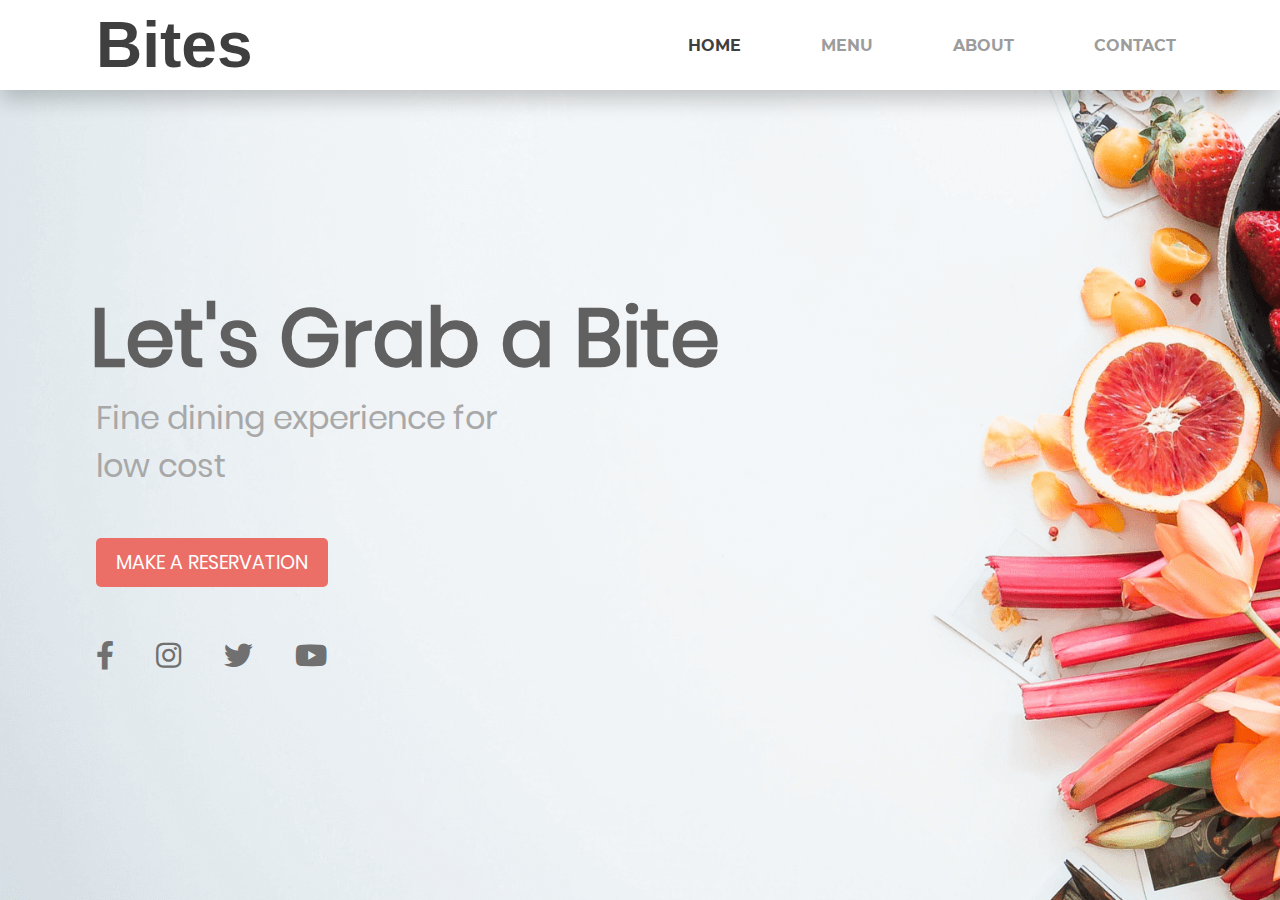
<file: index.html>
<!DOCTYPE html>
<html lang="en">

   <head>
      <meta charset="UTF-8">
      <meta name="viewport" content="width=device-width, initial-scale=1.0">
      <meta http-equiv="X-UA-Compatible" content="ie=edge">
      <meta name="robots" content="index, follow">
      <meta name="description"
         content="Lorem ipsum dolor sit amet consectetur adipisicing elit. Adipisci praesentium quo cumque enimratione. Totam quis eius aut sint ullam">

      <link rel="stylesheet" href="./css/all.css">
      <link rel="stylesheet" href="./css/main.css">
      <link rel="stylesheet" href="./css/index.css">
      <link rel="icon" href="./images/title-icon.ico">
      <title>Bites</title>
   </head>

   <body>
      <div class="container">
         <header>
            <div class="header-content">
               <div class="logo">
                  <a href="./index.html">
                     <p>Bites</p>
                  </a>
               </div>
               <nav>
                  <div class="nav-links">
                     <ul>
                        <li><a class="active" href="">Home</a></li>
                        <li><a href="./menu.html">Menu</a></li>
                        <li><a href="./about.html">About</a></li>
                        <li><a href="./contact.html">Contact</a></li>
                     </ul>
                     <img src="./icon/menu.svg" alt="menu" id="menu-open">
                     <img src="./icon/close.svg" alt="menu-close" id="menu-close">
                  </div>
               </nav>
            </div>
         </header>

         <main>
            <div class="main-content">
               <div class="title-index">
                  <h1>Let's Grab a Bite</h1>
                  <h2>Fine dining experience for <br> low cost</h2>
               </div>
               <a href="reservation.html" class="reservation-btn">Make a reservation</a>
               <div class="social-links">
                  <a href="#" target="blank"><i class="fab fa-facebook-f"></i></a>
                  <a href="#"><i class="fab fa-instagram"></i></a>
                  <a href="#"><i class="fab fa-twitter"></i></a>
                  <a href="#"><i class="fab fa-youtube"></i></a>
               </div>
            </div>
         </main>
      </div>
      <script src="./js/menu.js"></script>
   </body>

</html>
</file>
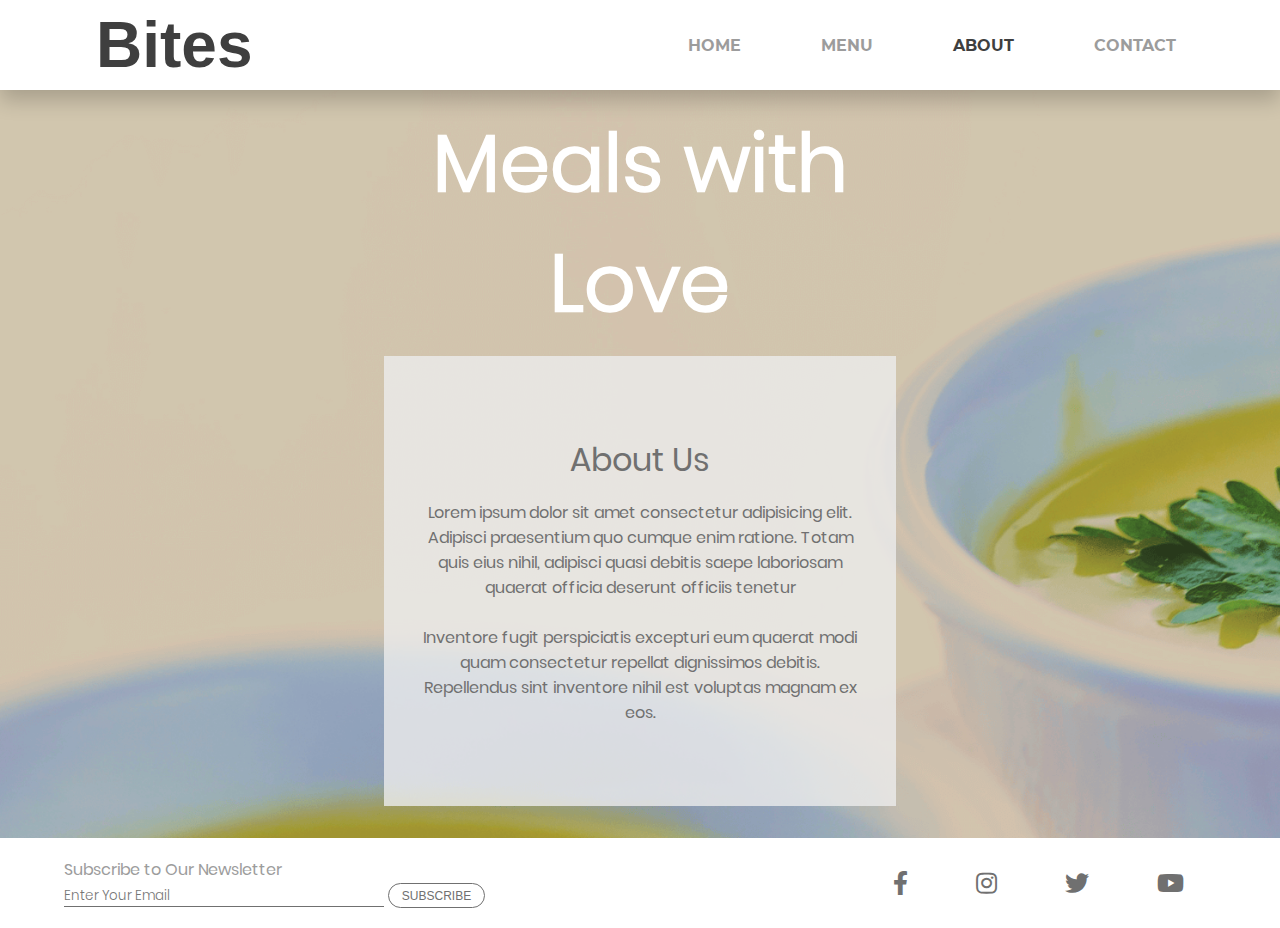
<file: about.html>
<!DOCTYPE html>
<html lang="en">

   <head>
      <meta charset="UTF-8">
      <meta name="viewport" content="width=device-width, initial-scale=1.0">
      <meta http-equiv="X-UA-Compatible" content="ie=edge">
      <meta name="robots" content="index, follow">
      <meta name="description"
         content="Lorem ipsum dolor sit amet consectetur adipisicing elit. Adipisci praesentium quo cumque enimratione. Totam quis eius aut sint ullam">

      <link rel="stylesheet" href="./css/all.css">
      <link rel="stylesheet" href="./css/main.css">
      <link rel="stylesheet" href="./css/about.css">
      <link rel="icon" href="./images/title-icon.ico">
      <title>Bites | About</title>
   </head>

   <body>
      <div class="container">
         <header>
            <div class="header-content">
               <div class="logo">
                  <a href="./index.html">
                     <p>Bites</p>
                  </a>
               </div>
               <nav>
                  <div class="nav-links">
                     <ul>
                        <li><a href="./index.html">Home</a></li>
                        <li><a href="./menu.html">Menu</a></li>
                        <li><a class="active" href="">About</a></li>
                        <li><a href="./contact.html">Contact</a></li>
                     </ul>
                     <img src="./icon/menu.svg" alt="menu" id="menu-open">
                     <img src="./icon/close.svg" alt="menu-close" id="menu-close">
                  </div>
               </nav>
            </div>
         </header>

         <main>
            <div class="title">
               <p>Meals with Love</p>
            </div>
            <div class="section-container">
               <div class="section-content">
                  <div class="about-us">
                     <p>About Us</p>
                  </div>
                  <div class="content-para">
                     <p>
                        Lorem ipsum dolor sit amet consectetur adipisicing elit. Adipisci praesentium quo cumque enim
                        ratione. Totam quis eius nihil, adipisci quasi debitis saepe laboriosam
                        quaerat officia deserunt officiis tenetur <br><br>
                        Inventore fugit perspiciatis excepturi eum quaerat modi quam consectetur repellat dignissimos
                        debitis.
                        Repellendus sint inventore nihil est voluptas magnam ex eos.
                     </p>
                  </div>
               </div>
            </div>
         </main>

         <footer>
            <div class="footer-container">
               <div class="footer-content">
                  <div class="news-letter">
                     <form action="">
                        <p>Subscribe to Our Newsletter</p>
                        <input class="footer-search" type="text" placeholder="Enter Your Email">
                        <input class="footer-submit" type="submit" value="Subscribe">
                     </form>
                  </div>
                  <div class="social-links">
                     <a href="#" target="blank"><i class="fab fa-facebook-f"></i></a>
                     <a href="#"><i class="fab fa-instagram"></i></a>
                     <a href="#"><i class="fab fa-twitter"></i></a>
                     <a href="#"><i class="fab fa-youtube"></i></a>
                  </div>
               </div>
            </div>
         </footer>
      </div>
      <script src="./js/menu.js"></script>
   </body>

</html>
</file>
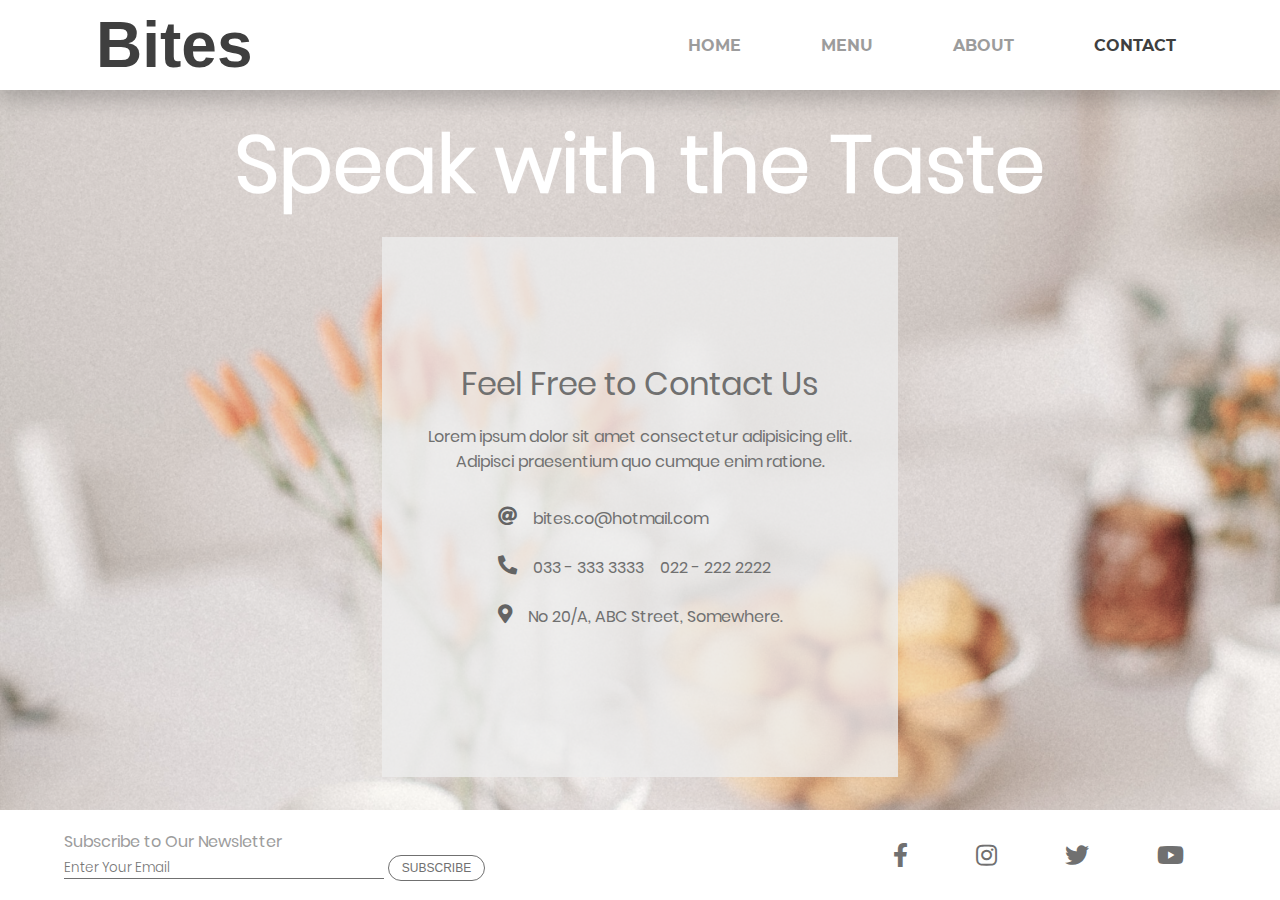
<file: contact.html>
<!DOCTYPE html>
<html lang="en">

   <head>
      <meta charset="UTF-8">
      <meta name="viewport" content="width=device-width, initial-scale=1.0">
      <meta http-equiv="X-UA-Compatible" content="ie=edge">
      <meta name="robots" content="index, follow">
      <meta name="description"
         content="Lorem ipsum dolor sit amet consectetur adipisicing elit. Adipisci praesentium quo cumque enimratione. Totam quis eius aut sint ullam">

      <link rel="stylesheet" href="./css/all.css">
      <link rel="stylesheet" href="./css/main.css">
      <link rel="stylesheet" href="./css/contact.css">
      <link rel="icon" href="./images/title-icon.ico">
      <title>Bites | Contact</title>
   </head>

   <body>
      <div class="container">
         <header>
            <div class="header-content">
               <div class="logo">
                  <a href="./index.html">
                     <p>Bites</p>
                  </a>
               </div>
               <nav>
                  <div class="nav-links">
                     <ul>
                        <li><a href="./index.html">Home</a></li>
                        <li><a href="./menu.html">Menu</a></li>
                        <li><a href="./about.html">About</a></li>
                        <li><a class="active" href="">Contact</a></li>
                     </ul>
                     <img src="./icon/menu.svg" alt="menu" id="menu-open">
                     <img src="./icon/close.svg" alt="menu-close" id="menu-close">
                  </div>
               </nav>
            </div>
         </header>

         <main>
            <div class="title">
               <p>Speak with the Taste</p>
            </div>
            <div class="section-container">
               <div class="section-content">
                  <div class="contact-us">
                     <p>Feel Free to Contact Us</p>
                  </div>
                  <div class="content-para">
                     <p>
                        Lorem ipsum dolor sit amet consectetur adipisicing elit. Adipisci praesentium quo cumque enim
                        ratione.
                     </p>
                  </div>
                  <div class="contact-method">
                     <a href="#"><i class="fas fa-at"></i>bites.co@hotmail.com</a>
                     <a href="#"><i class="fas fa-phone-alt"></i>033 - 333 3333 <span>022 - 222 2222</span></a>
                     <a href="#"><i class="fas fa-map-marker-alt"></i>No 20/A, ABC Street, Somewhere.</a>
                  </div>
               </div>
            </div>
         </main>

         <footer>
            <div class="footer-container">
               <div class="footer-content">
                  <div class="news-letter">
                     <form action="">
                        <p>Subscribe to Our Newsletter</p>
                        <input class="footer-search" type="text" placeholder="Enter Your Email">
                        <input class="footer-submit" type="submit" value="Subscribe">
                     </form>
                  </div>
                  <div class="social-links">
                     <a href="#" target="blank"><i class="fab fa-facebook-f"></i></a>
                     <a href="#"><i class="fab fa-instagram"></i></a>
                     <a href="#"><i class="fab fa-twitter"></i></a>
                     <a href="#"><i class="fab fa-youtube"></i></a>
                  </div>
               </div>
            </div>
         </footer>
      </div>
      <script src="./js/menu.js"></script>
   </body>

</html>
</file>
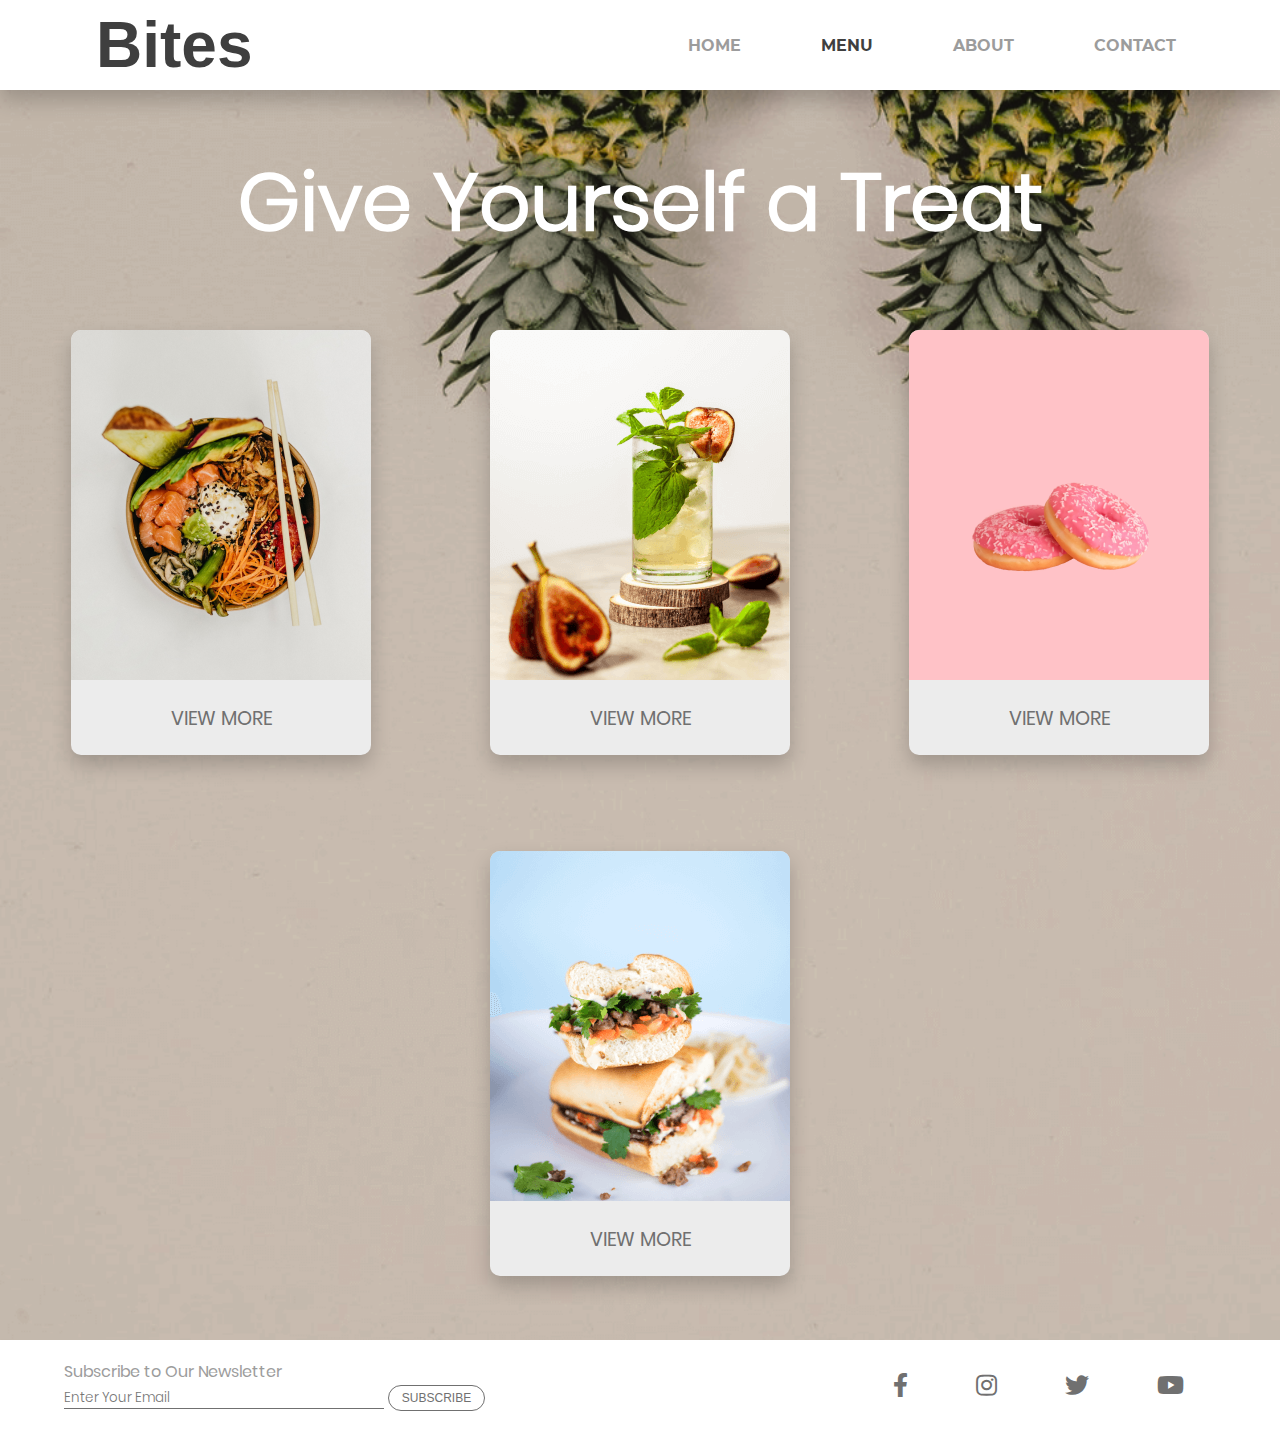
<file: menu.html>
<!DOCTYPE html>
<html lang="en">

   <head>
      <meta charset="UTF-8">
      <meta name="viewport" content="width=device-width, initial-scale=1.0">
      <meta http-equiv="X-UA-Compatible" content="ie=edge">
      <meta name="robots" content="index, follow">
      <meta name="description"
         content="Lorem ipsum dolor sit amet consectetur adipisicing elit. Adipisci praesentium quo cumque enimratione. Totam quis eius aut sint ullam">

      <link rel="stylesheet" href="./css/all.css">
      <link rel="stylesheet" href="./css/main.css">
      <link rel="stylesheet" href="./css/menu.css">
      <link rel="icon" href="./images/title-icon.ico">
      <title>Bites | Menu</title>
   </head>

   <body>
      <div class="container">
         <header>
            <div class="header-content">
               <div class="logo">
                  <a href="./index.html">
                     <p>Bites</p>
                  </a>
               </div>
               <nav>
                  <div class="nav-links">
                     <ul>
                        <li><a href="./index.html">Home</a></li>
                        <li><a class="active" href="">Menu</a></li>
                        <li><a href="./about.html">About</a></li>
                        <li><a href="./contact.html">Contact</a></li>
                     </ul>
                     <img src="./icon/menu.svg" alt="menu" id="menu-open">
                     <img src="./icon/close.svg" alt="menu-close" id="menu-close">
                  </div>
               </nav>
            </div>
         </header>

         <main>
            <section>
               <div class="title-small">
                  <p>Give Yourself a Treat</p>
               </div>
            </section>

            <section>
               <div class="box-container">
                  <div class="category-box dishes">
                     <img src="./images/main-dish.png" alt="main">
                     <a href="#">View more</a>
                  </div>
                  <div class="category-box beverage">
                     <img src="./images/beverage.png" alt="beverage">
                     <a href="#">View more</a>
                  </div>
                  <div class="category-box dessert">
                     <img src="./images/dessert.png" alt="dessert">
                     <a href="#">View more</a>
                  </div>
                  <div class="category-box special">
                     <img src="./images/special.png" alt="special">
                     <a href="#">View more</a>
                  </div>
               </div>
            </section>
         </main>

         <footer>
            <div class="footer-container">
               <div class="footer-content">
                  <div class="news-letter">
                     <form action="">
                        <p>Subscribe to Our Newsletter</p>
                        <input class="footer-search" type="text" placeholder="Enter Your Email">
                        <input class="footer-submit" type="submit" value="Subscribe">
                     </form>
                  </div>
                  <div class="social-links">
                     <a href="#" target="blank"><i class="fab fa-facebook-f"></i></a>
                     <a href="#"><i class="fab fa-instagram"></i></a>
                     <a href="#"><i class="fab fa-twitter"></i></a>
                     <a href="#"><i class="fab fa-youtube"></i></a>
                  </div>
               </div>
            </div>
         </footer>
      </div>
      <script src="./js/menu.js"></script>
   </body>

</html>
</file>
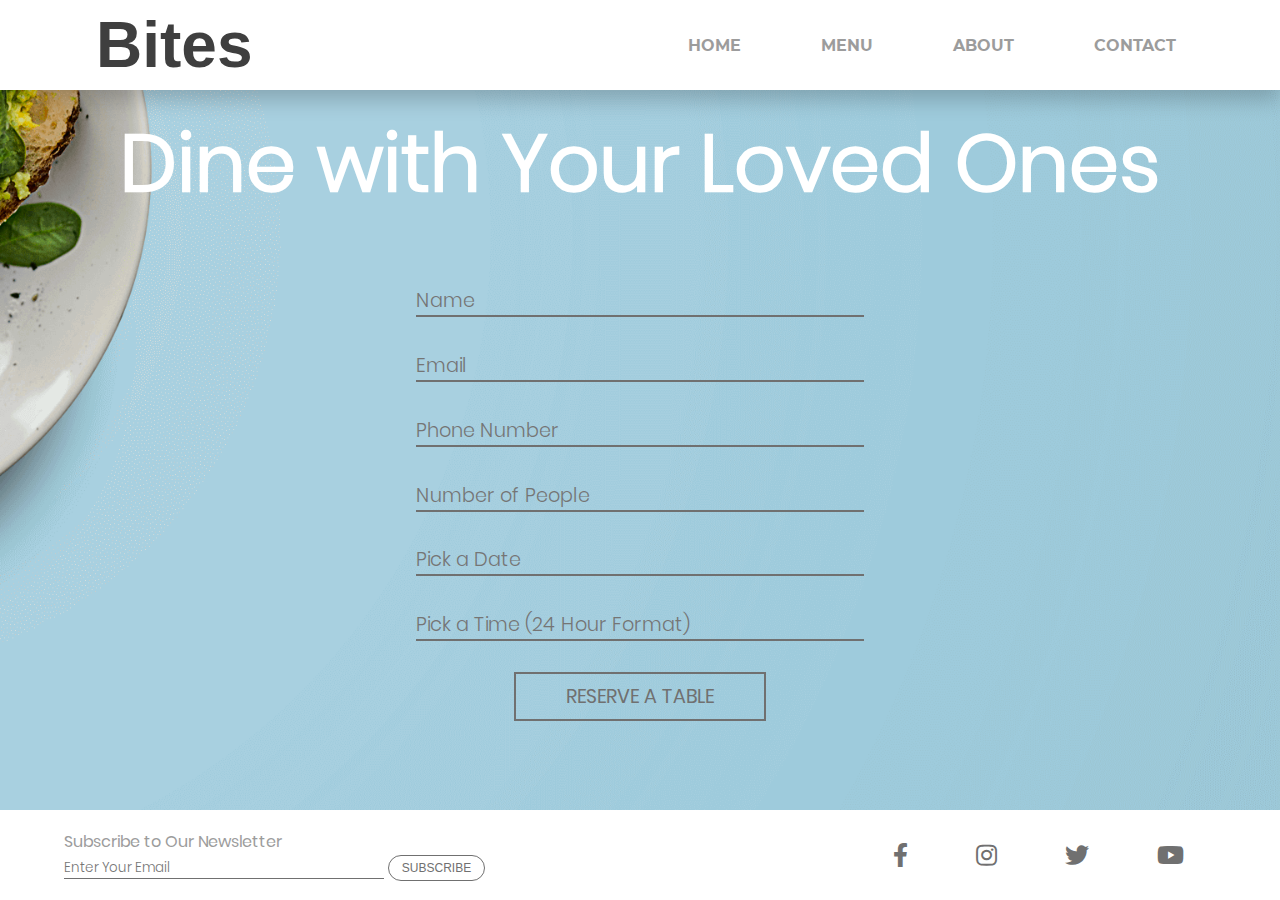
<file: reservation.html>
<!DOCTYPE html>
<html lang="en">

   <head>
      <meta charset="UTF-8">
      <meta name="viewport" content="width=device-width, initial-scale=1.0">
      <meta http-equiv="X-UA-Compatible" content="ie=edge">
      <meta name="robots" content="index, follow">
      <meta name="description"
         content="Lorem ipsum dolor sit amet consectetur adipisicing elit. Adipisci praesentium quo cumque enimratione. Totam quis eius aut sint ullam">

      <link rel="stylesheet" href="./css/all.css">
      <link rel="stylesheet" href="./css/main.css">
      <link rel="stylesheet" href="./css/reservation.css">
      <link rel="icon" href="./images/title-icon.ico">
      <title>Bites | Reservation</title>
   </head>

   <body>
      <div class="container">
         <header>
            <div class="header-content">
               <div class="logo">
                  <a href="./index.html">
                     <p>Bites</p>
                  </a>
               </div>
               <nav>
                  <div class="nav-links">
                     <ul>
                        <li><a href="./index.html">Home</a></li>
                        <li><a href="./menu.html">Menu</a></li>
                        <li><a href="./about.html">About</a></li>
                        <li><a href="./contact.html">Contact</a></li>
                     </ul>
                     <img src="./icon/menu.svg" alt="menu" id="menu-open">
                     <img src="./icon/close.svg" alt="menu-close" id="menu-close">
                  </div>
               </nav>
            </div>
         </header>

         <main>
            <div class="title">
               <p>Dine with Your Loved Ones</p>
            </div>
            <div class="form-container">
               <div class="form-section">
                  <form autocomplete="off" action="">
                     <div class="input-section">
                        <input type="text" name="name" id="name" placeholder="Name">
                        <br>
                        <input type="email" name="email" id="email" placeholder="Email">
                        <br>
                        <input type="text" name="phnumber" id="phnumber" placeholder="Phone Number" minlength="10">
                        <br>
                        <input type="text" name="people" id="people" placeholder="Number of People">
                        <br>
                        <input placeholder="Pick a Date" name="date" type="text" onfocus="(this.type='date')"
                           onblur="(this.type='text')" id="date">
                        <br>
                        <input placeholder="Pick a Time (24 Hour Format)" name="time" type="text"
                           onfocus="(this.type='time')" onblur="(this.type='text')" id="time">
                     </div>
                     <div class="submit-container">
                        <input id="reserve-btn" type="submit" value="Reserve a table">
                     </div>
                  </form>
               </div>
            </div>
         </main>

         <footer>
            <div class="footer-container">
               <div class="footer-content">
                  <div class="news-letter">
                     <form action="">
                        <p>Subscribe to Our Newsletter</p>
                        <input class="footer-search" type="text" placeholder="Enter Your Email">
                        <input class="footer-submit" type="submit" value="Subscribe">
                     </form>
                  </div>
                  <div class="social-links">
                     <a href="#" target="blank"><i class="fab fa-facebook-f"></i></a>
                     <a href="#"><i class="fab fa-instagram"></i></a>
                     <a href="#"><i class="fab fa-twitter"></i></a>
                     <a href="#"><i class="fab fa-youtube"></i></a>
                  </div>
               </div>
            </div>
         </footer>
      </div>
      <script src="./js/menu.js"></script>
   </body>

</html>
</file>
<file: css/main.css>
@import url("./font.css");

*,
*::before,
*::after {
  padding: 0;
  margin: 0;
  box-sizing: border-box;
}

html {
  scroll-behavior: smooth;
}

body {
  font-family: "PopRegular";
  font-size: 1em;
}

a {
  text-decoration: none;
}

ul li {
  list-style-type: none;
}

header {
  width: 100%;
  height: 10vh;
  background: #ffffff;
  box-shadow: 0px 10px 20px rgba(0, 0, 0, 0.2);
}

header .header-content {
  width: 90%;
  margin: auto;
  min-height: 10vh;
  display: flex;
  flex-wrap: wrap;
  justify-content: space-between;
  align-items: center;
}

header .logo p {
  font-family: "Poppins", sans-serif;
  font-weight: 600;
  font-size: 4rem;
  color: #3f3f3f;
  margin-left: 2rem;
  flex: 2 1 30rem;
}

header .header-content ul {
  display: flex;
  align-items: center;
}

header .header-content ul li a {
  font-family: "MontBold", sans-serif;
  text-transform: uppercase;
  padding: 2.3rem 2.5rem;
  color: #9c9c9c;
  transition: color 0.2s ease-in;
}

header .header-content ul li a:hover {
  color: #b9b9b9;
}

nav .nav-links {
  display: flex;
  align-items: center;
  justify-content: center;
}

#menu-open,
#menu-close {
  display: none;
}

nav .nav-links ul li .active {
  color: #3f3f3f;
}

nav img {
  position: absolute;
  right: 4rem;
  top: 2rem;
  width: 40px;
  z-index: 2;
  display: none;
  align-self: center;
}

main {
  min-height: calc(100vh - 10vh - 10vh);
}

footer .footer-container {
  min-height: 10vh;
  width: 100%;
  background-color: white;
}

footer .footer-content {
  width: 90%;
  height: 10vh;
  margin: auto;
  display: flex;
  flex: 2 1 30rem;
  justify-content: space-between;
  align-items: center;
  flex-wrap: wrap;
  color: #9c9c9c;
  background-color: white;
}

footer .news-letter input[type="text"] {
  background: transparent;
  outline: none;
  border: none;
  border-bottom: 1px solid #707070;
  color: #707070;
  font-family: "PopLight";
  transition: transform 0.3s ease;
  width: 20rem;
}

footer .news-letter input:focus::placeholder {
  color: transparent;
  transition: all 0.3s ease-in;
}

footer .news-letter input[type="text"]:focus {
  transform: translateY(13%);
}

footer .news-letter input[type="submit"] {
  background: transparent;
  border: 1px solid #707070;
  border-radius: 24px;
  outline: none;
  cursor: pointer;
  padding: 0.3rem 0.8rem;
  color: #707070;
  text-transform: uppercase;
  font-size: 12px;
  transition: background 0.3s ease-in;
}

footer .news-letter input[type="submit"]:hover {
  background: #707070;
  color: white;
}

footer .social-links a i {
  color: #707070;
  padding: 2rem;
  font-size: 1.5rem;
  flex: 1 1 30rem;
  text-align: center;
}

footer .social-links {
  text-align: center;
}

.fa-facebook-f,
.fa-instagram,
.fa-twitter,
.fa-youtube {
  transition: color 0.2s ease-in;
}

.fa-facebook-f:hover {
  color: #3b5998;
}

.fa-instagram:hover {
  color: #e4405f;
}

.fa-twitter:hover {
  color: #55acee;
}

.fa-youtube:hover {
  color: #c4302b;
}

@keyframes title-fade {
  from {
    transform: translateY(-50%);
    opacity: 0;
  }

  to {
    transform: translateY(0%);
    opacity: 1;
  }
}

@keyframes box-fade {
  from {
    transform: scale(0.2);
    opacity: 0;
  }

  to {
    transform: scale(1);
    opacity: 1;
  }
}

@keyframes btn-fade {
  0% {
    transform: translateY(-100%);
    opacity: 0;
  }

  100% {
    transform: translateY(0%);
    opacity: 1;
  }
}

@keyframes reserve-btn-fade {
  0% {
    display: none;
    transform: translateY(100%);
    opacity: 0;
  }

  100% {
    display: all;
    transform: translateY(0%);
    opacity: 1;
  }
}

@keyframes input-fade {
  from {
    opacity: 0;
  }

  to {
    opacity: 1;
  }
}

/* About and Contact Common */

main .title {
  text-align: center;
}

main .title p {
  font-family: "PopLight", sans-serif;
  font-size: 5rem;
  font-weight: 600;
  color: #ffffff;
  margin: 0;
  padding: 0.8rem;
  animation: input-fade 1s ease;
}

main .section-container {
  display: flex;
  flex-wrap: wrap;
  align-items: center;
  justify-content: center;
  min-height: 50vh;
  margin-bottom: 2rem;
}

main .section-container .section-content {
  background-color: rgba(236, 236, 236, 0.8);
  padding: 2rem;
  animation: box-fade 1.5s ease;
  min-height: 50vh;
}

main .section-container .section-content {
  text-align: center;
}

main .section-container .section-content p {
  color: #707070;
}

main .section-container .section-content .about-us p {
  font-size: 2rem;
  padding-bottom: 1rem;
}

@keyframes title-fade-about {
  from {
    transform: translateY(-25%);
    opacity: 0;
  }

  to {
    transform: translateY(0%);
    opacity: 1;
  }
}

/* Media queries */
@media screen and (max-width: 1200px) {
  html {
    font-size: 90%;
  }
}

@media screen and (max-width: 1000px) {
  html {
    font-size: 80%;
  }
}

@media screen and (max-width: 839px) {
  footer .news-letter {
    width: 100%;
    text-align: center;
    padding: 2rem;
  }

  footer .social-links {
    width: 100%;
    text-align: center;
  }

  footer .footer-content {
    text-align: center;
  }

  footer p {
    padding: 1rem;
  }

  footer input[type="submit"] {
    margin: 2rem;
  }

  main {
    text-align: center;
  }
}

@media screen and (max-width: 800px) {
  #menu-open {
    display: block;
    cursor: pointer;
  }

  nav .nav-links ul {
    position: fixed;
    background: #717171;
    left: 100%;
    top: 0;
    height: 100%;
    width: 100%;
    flex-direction: column;
    justify-content: space-around;
    align-items: center;
    z-index: 2;
    transition: all 0.8s ease-in-out;
  }

  nav .nav-links ul li a {
    font-size: 1.6rem;
    color: white;
  }

  .nav-open {
    transform: translateX(-100%);
  }

  html {
    font-size: 70%;
  }
}

@media screen and (max-width: 600px) {
  html {
    font-size: 60%;
  }
}

@media screen and (max-width: 400px) {
  html {
    font-size: 50%;
  }
}

@media screen and (max-width: 300px) {
  html {
    font-size: 40%;
  }
}
</file>
<file: css/index.css>
body {
  background-image: url("../images/index-background.png");
  background-repeat: no-repeat;
  background-size: cover;
  width: 100%;
  height: 100%;
  animation: input-fade 1s ease-in-out;
}

main {
  width: 95%;
  min-height: 90vh;
  margin: 0 0 0 auto;
}

main .main-content {
  min-height: 60vh;
}

main .main-content .title-index h1 {
  font-family: "PopRegular", sans-serif;
  font-size: 5rem;
  font-weight: 700;
  color: #616060;
  line-height: 7rem;
  padding: 12rem 2rem 0 1.6rem;
}

main .main-content .title-index h2 {
  font-size: 2rem;
  padding-left: 2rem;
  color: #a8a8a8;
  font-weight: 500;
}

main .main-content .reservation-btn {
  display: inline-block;
  margin: 3rem 2rem 2rem 2rem;
  text-transform: uppercase;
  color: white;
  font-family: "PopRegular";
  padding: 10px 20px;
  background-color: #eb6e67;
  outline: none;
  font-size: 1.2rem;
  transition: background 0.3s ease-in-out;
  border-radius: 5px;
}

main .main-content .reservation-btn:hover {
  background: #eb827d;
}

main .main-content .social-links {
  margin: 1rem 2rem;
}

main .main-content .social-links a {
  color: #707070;
  font-size: 1.8rem;
  padding-right: 2.4rem;
}

@keyframes title-fade-index {
  0% {
    transform: translateY(-30%);
  }

  100% {
    transform: translateY(0%);
    opacity: 1;
  }
}

/* Media queries */
@media screen and (max-width: 1200px) {
  body {
    background-position: bottom;
  }
}

@media screen and (max-width: 600px) {
  main .main-content {
    text-align: center;
    display: flex;
    flex-direction: column;
    align-items: center;
    justify-content: space-evenly;
    height: 30vh;
  }
  main .main-content h1 {
    padding: 0 2rem 0 1.6rem;
  }
}
</file>
<file: css/about.css>
body {
  background-image: url("../images/about-background.png");
  background-repeat: no-repeat;
  background-size: cover;
  width: 100%;
  height: 100%;
}

main {
  display: flex;
  flex-direction: column;
  justify-content: center;
  align-items: center;
  width: 40%;
  margin: auto;
  min-height: 80vh;
}

main .section-container .section-content {
  display: flex;
  flex-direction: column;
  justify-content: center;
  align-items: center;
}

@media screen and (max-width: 1000px) {
  main {
    width: 60%;
  }
}
</file>
<file: css/contact.css>
body {
  background-image: url("../images/contact-background.png");
  background-repeat: no-repeat;
  background-size: cover;
}

span {
  margin-left: 1rem;
}

main {
  display: flex;
  flex-direction: column;
  justify-content: center;
  align-items: center;
  width: 90%;
  margin: auto;
  min-height: 80vh;
}

main .section-container {
  min-height: 60vh;
}

main .section-container .section-content {
  display: flex;
  flex-direction: column;
  align-items: center;
  justify-content: center;
  text-align: center;
  width: 60%;
  min-height: 60vh;
}

main .section-container .section-content .contact-us {
  font-size: 2rem;
  padding-bottom: 1rem;
}

main .section-container .section-content .contact-method {
  text-align: center;
  display: flex;
  flex-direction: column;
  margin-top: 2rem;
}

main .section-container .section-content .contact-method a {
  display: flex;
  flex-wrap: wrap;
  margin-bottom: 1.5rem;
  color: #707070;
}

main .section-container .section-content .contact-method a i {
  margin-right: 1rem;
  font-size: 1.2rem;
  color: #646464;
}
</file>
<file: css/menu.css>
body {
  background-image: url("../images/menu-background.png");
  background-repeat: no-repeat;
  background-size: cover;
  width: 100%;
  height: 100%;
}

section img {
  padding-bottom: 20px;
}

section .title-small {
  display: flex;
  justify-content: center;
}

section .title-small p {
  display: flex;
  font-family: "PopLight", sans-serif;
  font-size: 5rem;
  font-weight: 600;
  color: #ffffff;
  line-height: 6rem;
  margin: 4rem 2rem 1rem 2rem;
  animation: input-fade 1.5s ease;
}

section .box-container {
  display: flex;
  flex-wrap: wrap;
  justify-content: space-evenly;
  align-items: center;
  animation: box-fade 1.5s ease;
  padding: 1rem 0;
}

section .category-box {
  height: 425px;
  width: 300px;
  background-color: #ececec;
  display: flex;
  flex-direction: column;
  text-align: center;
  position: relative;
  margin: 3rem;
  box-shadow: 0px 10px 20px rgba(0, 0, 0, 0.2);
  overflow: hidden;
  border-radius: 10px;
}

section .box-container .category-box::after {
  content: "";
  padding-top: 150px;
  font-size: 2.5rem;
  color: white;
  position: absolute;
  height: 83%;
  width: 100%;
  top: 0%;
  left: 0%;
  background-color: #000000;
  opacity: 0;
  transition: opacity 0.5s ease;
}

section .box-container .dishes::after {
  content: "Main Dishes";
}

section .box-container .beverage::after {
  content: "Beverages";
}

section .box-container .dessert::after {
  content: "Desserts";
}

section .box-container .special::after {
  content: "Specials";
}

section .box-container .category-box:hover::after {
  opacity: 0.3;
}

section .box-container .category-box img {
  transition: filter 0.3s ease;
}

section .box-container .category-box:hover img {
  filter: blur(5px);
}

section .box-container .category-box a {
  display: block;
  text-transform: uppercase;
  color: #707070;
  padding: 4px 20px;
  font-size: 1.2rem;
  transition: background 0.3s ease-in;
}
</file>
<file: css/reservation.css>
body {
  background-image: url("../images/reservation-background 1.png");
  background-repeat: no-repeat;
  background-size: cover;
  width: 100%;
  height: 100%;
}

main .form-container {
  display: flex;
  justify-content: center;
}

main .form-container .form-section {
  padding-top: 3rem;
  width: 50vw;
  height: 50vh;
  display: flex;
  justify-content: center;
}

main .form-container .form-section .input-section {
  width: 50vw;
  height: 40vh;
}

main .form-container .form-section .input-section {
  display: flex;
  flex-direction: column;
  justify-content: space-around;
  align-items: center;
  animation: input-fade 2s ease;
}

main .form-container .form-section .submit-container {
  width: 50vw;
  height: 10vh;
  display: flex;
  justify-content: center;
  align-items: center;
}

main .form-container .form-section form #reserve-btn {
  margin-top: 4rem;
  display: inline-block;
  text-transform: uppercase;
  color: #707070;
  font-family: "PopRegular";
  padding: 8px 50px;
  border: 2px solid#707070;
  outline: none;
  font-size: 1.2rem;
  background: transparent;
  transition: background 0.3s ease-in;
  cursor: pointer;
  margin-bottom: 3rem;
}

main .form-container .form-section form #reserve-btn:hover {
  background: #707070;
  color: white;
}

main .form-container .form-section input[type="text"],
main .form-container .form-section input[type="email"],
main .form-container .form-section input[type="date"],
main .form-container .form-section input[type="time"] {
  background: transparent;
  outline: none;
  border: none;
  border-bottom: 2px solid #707070;
  color: #707070;
  transition: transform 0.3s ease;
  width: 28rem;
  font-size: 1.2rem;
  font-family: "PopLight";
  transition: all 0.5s ease;
}

main .form-container .form-section input:invalid {
  border-bottom: 1px solid #e45353;
}

main .form-container .form-section input[type="text"]:focus,
main .form-container .form-section input[type="email"]:focus,
main .form-container .form-section input[type="date"]:focus,
main .form-container .form-section input[type="time"]:focus {
  width: 34rem;
  transition: all 0.5s ease;
}

main .form-container form input:focus::placeholder {
  color: transparent;
  transition: all 0.2s ease-in;
}

@media screen and (max-width: 1280px) {
  body {
    background-position: right;
  }
}
</file>
